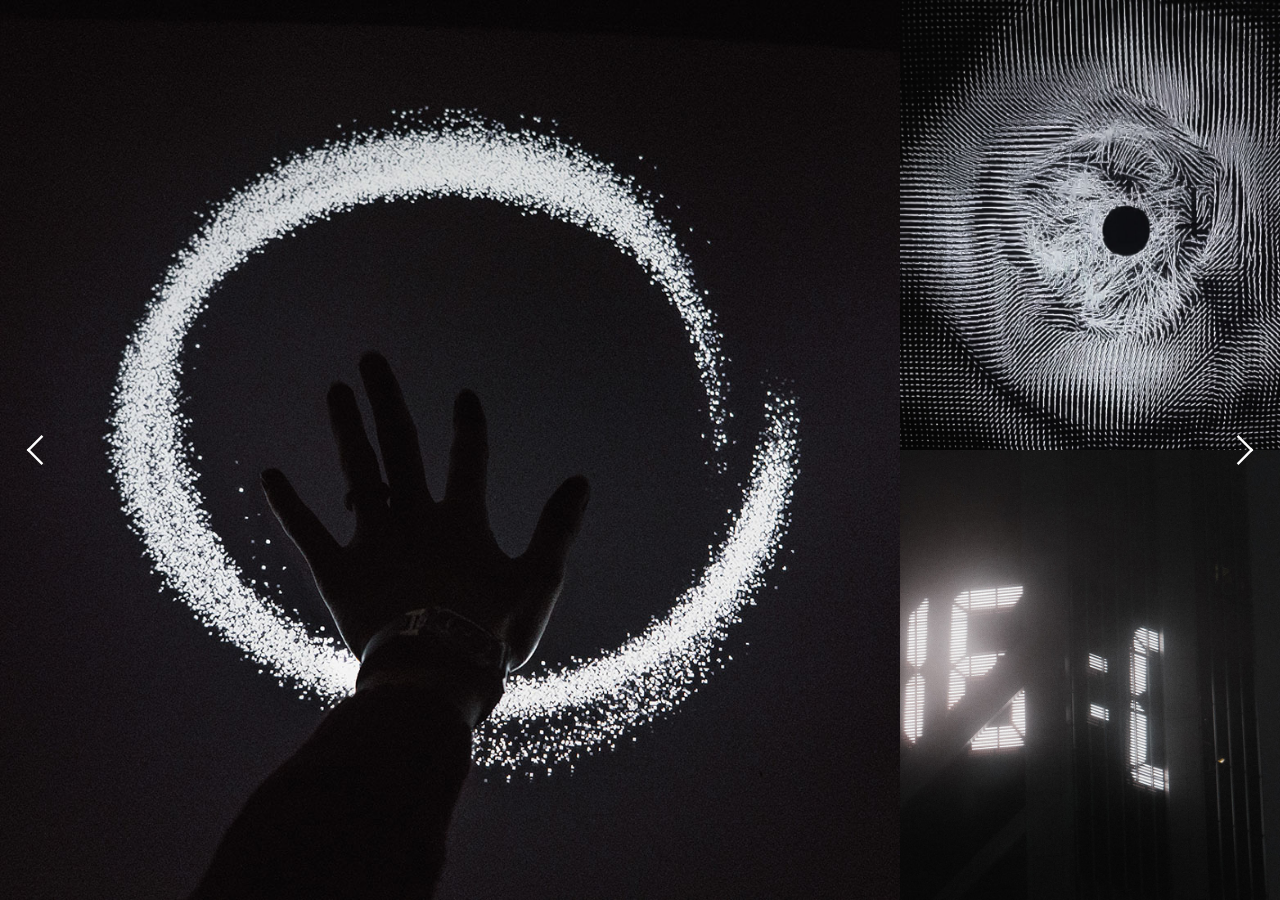
<file: index.html>
<!DOCTYPE html>
<html>

  <head>
    <meta charset="utf-8">
    <title>meownized instagrid</title>
    <link href="https://fonts.googleapis.com/css?family=Overpass+Mono" rel="stylesheet">
    <script src="javascripts/jquery-3.1.1.js" charset="utf-8"></script>
    <script src="javascripts/gallery.js" charset="utf-8"></script>
    <link rel="stylesheet" href="css/style.css">
  </head>

  <body>
    <section class="gallery">

      <nav class="galleryNav">
        <div><img src="images/nav1.svg" alt=""></div>
        <div><img src="images/nav2.svg" alt=""></div>
      </nav>

        <section class="galleryRail">
          <div class="big" id="pic1"></div>
          <section class="small">
            <div class="small" id="pic1_1"> </div>
            <div class="small" id="pic1_2"> </div>
          </section>
        </section>

      <section class="galleryRail">
        <div class="big" id="pic2"></div>
        <section class="small">
          <div class="small" id="pic2_1"> </div>
          <div class="small" id="pic2_2"> </div>
        </section>
      </section>

      <section class="galleryRail">
        <div class="big" id="pic3"></div>
        <section class="small">
          <div class="small" id="pic3_1"> </div>
          <div class="small" id="pic3_2"> </div>
        </section>
      </section>

    </section>

  </body>

</html>
</file>
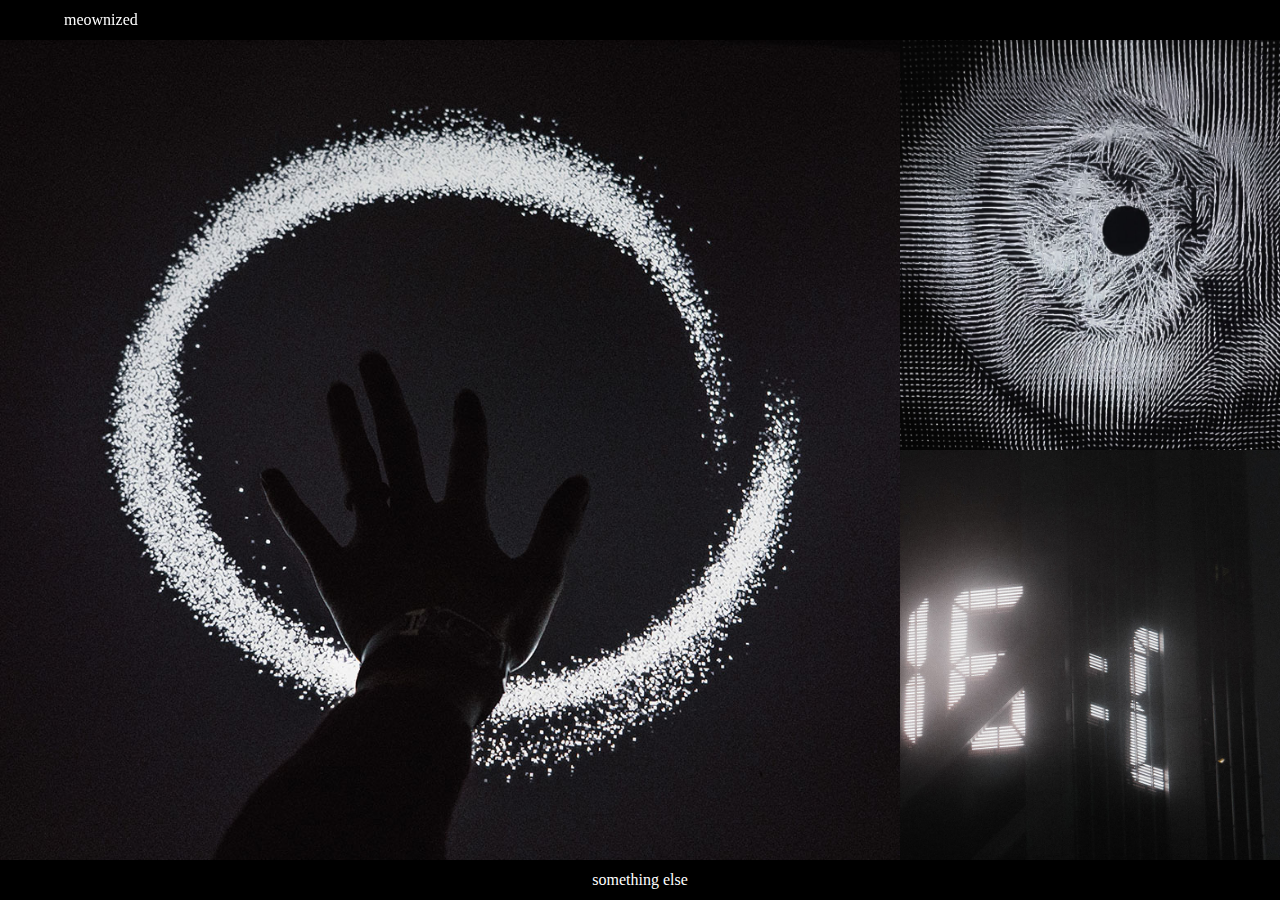
<file: index1.html>
<!DOCTYPE html>
<html>

  <head>
    <meta charset="utf-8">
    <title>meownized instagrid</title>
    <script src="javascripts/jquery-3.1.1.js" charset="utf-8"></script>
    <script src="javascripts/gallery.js" charset="utf-8"></script>
    <link rel="stylesheet" href="css/style.css">
  </head>

  <body>

    <nav class="menubar">
        <a>meownized</a>
    </nav>

    <section class="gallery">

      <nav class="galleryNav">
        <div class="disabled" id="prev"></div>
        <div id="next"></div>
      </nav>

        <section class="galleryRail">
          <div class="big" id="pic1"></div>
          <section class="small">
            <div class="small" id="pic1_1"> </div>
            <div class="small" id="pic1_2"> </div>
          </section>
        </section>

      <section class="galleryRail">
        <div class="big" id="pic2"></div>
        <section class="small">
          <div class="small" id="pic2_1"> </div>
          <div class="small" id="pic2_2"> </div>
        </section>
      </section>

    </section>

    <footer>
      <a>something else</a>
    </footer>

  </body>

</html>
</file>
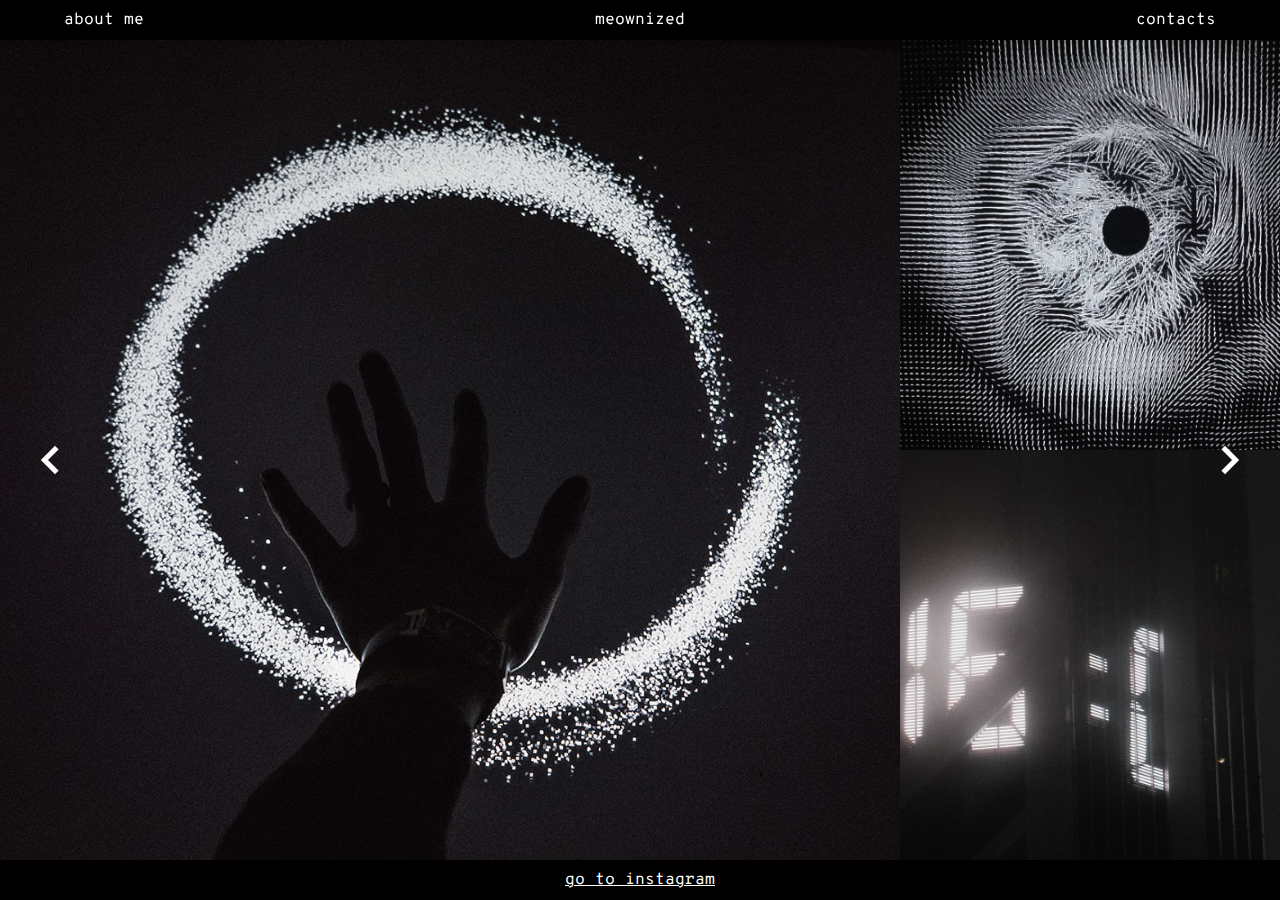
<file: index2.html>
<!DOCTYPE html>
<html>

  <head>
    <meta charset="utf-8">
    <title>meownized instagrid</title>
    <link href="https://fonts.googleapis.com/css?family=Overpass+Mono" rel="stylesheet">
    <!-- <script src="javascripts/jquery-3.1.1.js" charset="utf-8"></script>
    <script src="javascripts/gallery.js" charset="utf-8"></script> -->
    <link rel="stylesheet" href="css/style2.css">
  </head>

  <body>

    <nav class="menubar">
        <a>about me</a>
        <a>meownized</a>
        <a>contacts</a>
    </nav>

    <section class="gallery">

      <nav class="galleryNav">
        <div class="buttonprev"></div>
        <div class="buttonnext"></div>
      </nav>

      <section class="galleryRail">

        <div class="big" id="pic1"></div>
        <section class="small">
          <div class="small" id="pic1_1"> </div>
            <div class="small" id="pic1_2"> </div>
        </section>

        <div class="big" id="pic2"></div>
        <section class="small">
          <div class="small" id="pic2_1"> </div>
          <div class="small" id="pic2_2"> </div>
        </section>

        <div class="big" id="pic3"></div>
        <section class="small">
          <div class="small" id="pic3_1"> </div>
          <div class="small" id="pic3_2"> </div>
        </section>

      </section>

    </section>

    <footer>
      <a href="https://www.instagram.com/meownized">go to instagram</a>
    </footer>

  </body>

</html>
</file>
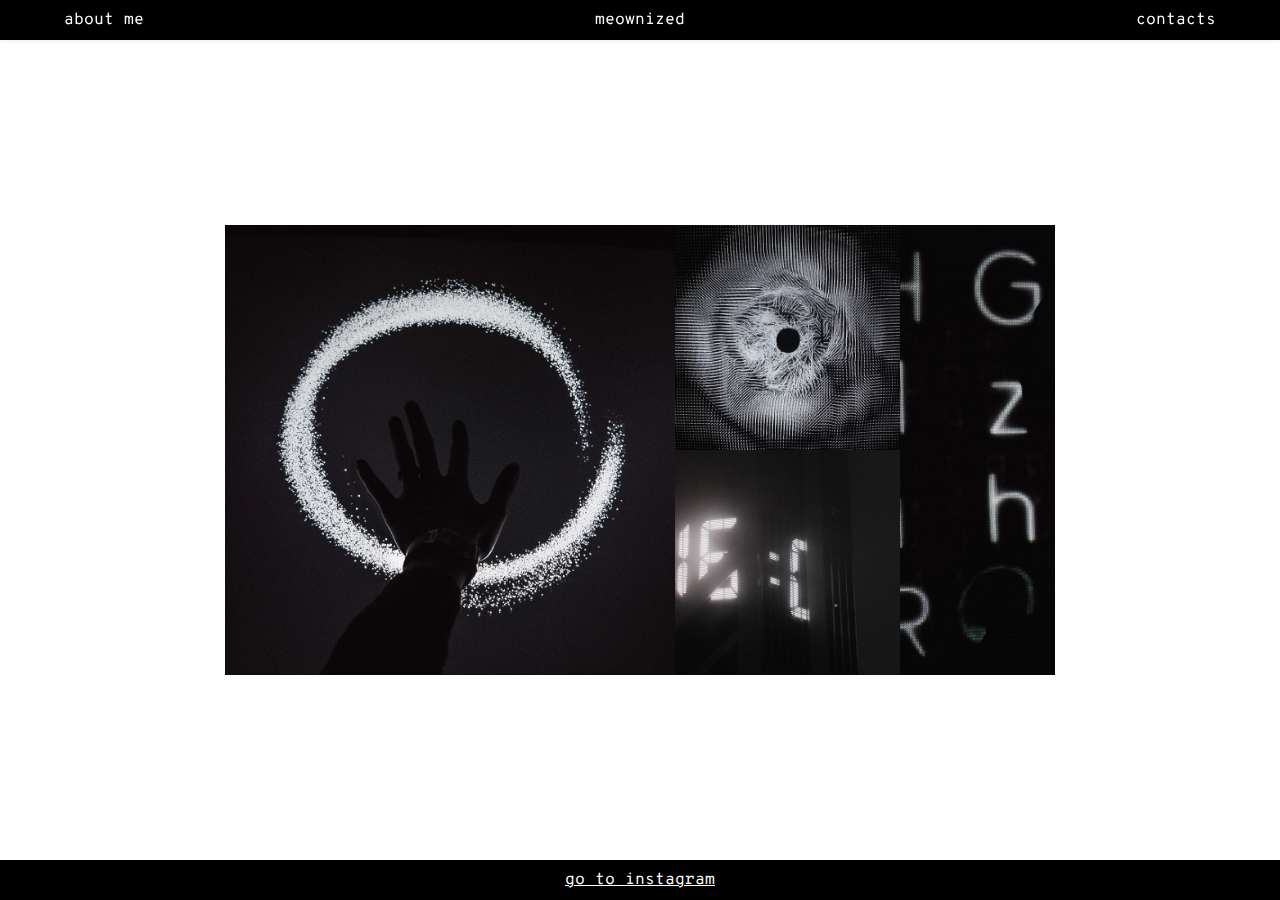
<file: index3.html>
<!DOCTYPE html>
<html>

  <head>
    <meta charset="utf-8">
    <title>meownized instagrid</title>
    <link href="https://fonts.googleapis.com/css?family=Overpass+Mono" rel="stylesheet">
    <link rel="stylesheet" href="css/style3.css">

  </head>

  <body>

    <nav class="menubar">
        <a>about me</a>
        <a>meownized</a>
        <a>contacts</a>
    </nav>

    <section class="gallery">

      <nav class="galleryNav">
        <div class="buttonprev"></div>
        <div class="buttonnext"></div>
      </nav>

      <section class="galleryRail">
        <div class="big" id="pic1"></div>
        <section class="small">
          <div class="small" id="pic1_1"> </div>
          <div class="small" id="pic1_2"> </div>
        </section>

        <div class="big" id="pic2"></div>
        <section class="small">
          <div class="small" id="pic2_1"> </div>
          <div class="small" id="pic2_2"> </div>
        </section>

        <div class="big" id="pic3"></div>
        <section class="small">
          <div class="small" id="pic3_1"> </div>
          <div class="small" id="pic3_2"> </div>
        </section>
      </section>

      <section class="galleryRail">
        <div class="big" id="pic3"></div>
        <section class="small">
          <div class="small" id="pic3_1"> </div>
          <div class="small" id="pic3_2"> </div>
        </section>
      </section>

    </section>

    <footer>
      <a href="https://www.instagram.com/meownized">go to instagram</a>
    </footer>

  </body>

</html>
</file>
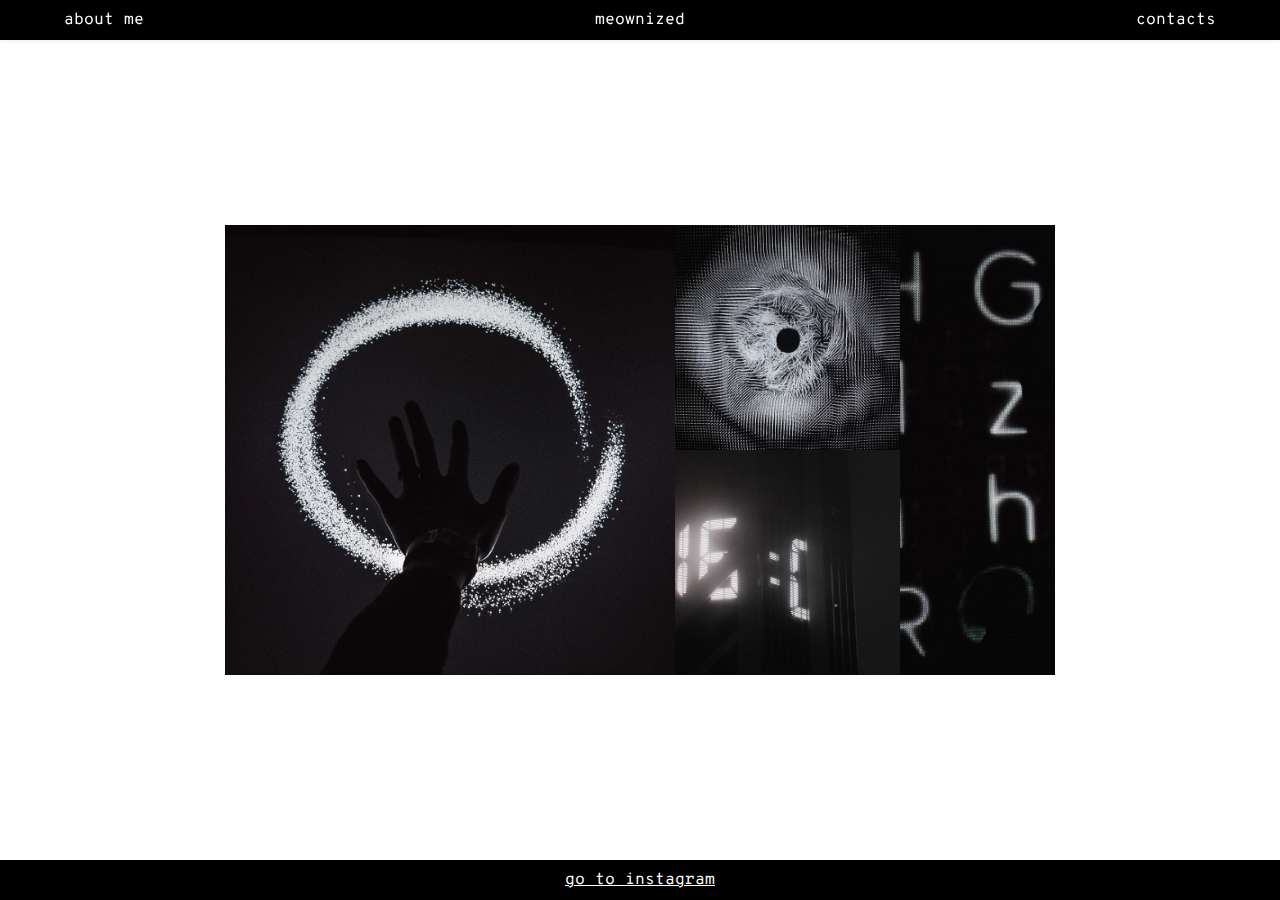
<file: index3EXPERIMENTAL.html>
<!DOCTYPE html>
<html>

  <head>
    <meta charset="utf-8">
    <title>meownized instagrid</title>
    <link href="https://fonts.googleapis.com/css?family=Overpass+Mono" rel="stylesheet">
    <link rel="stylesheet" href="css/style3.css">
    <!-- <script src="https://code.jquery.com/jquery-latest.min.js" type="text/javascript"></script>
    <script src="javascripts/jquery.mousewheel.js" charset="utf-8" type="text/javascript"></script>
    <script type="text/javascript">
    $(function() {
     $("section.gallery").mousewheel(function(event, delta) {
        this.scrollLeft -= (delta * 30);
        event.preventDefault();
     });
    });
    </script> -->


  </head>

  <body>

    <nav class="menubar">
        <a>about me</a>
        <a>meownized</a>
        <a>contacts</a>
    </nav>

    <section class="gallery">

      <nav class="galleryNav">
        <div class="disabled" id="prev"></div>
        <div id="next"></div>
      </nav>

        <section class="galleryRail">
          <div class="big" id="pic1"></div>
          <section class="small">
            <div class="small" id="pic1_1"> </div>
            <div class="small" id="pic1_2"> </div>
          </section>
        </section>

      <section class="galleryRail">
        <div class="big" id="pic2"></div>
        <section class="small">
          <div class="small" id="pic2_1"> </div>
          <div class="small" id="pic2_2"> </div>
        </section>
      </section>

      <section class="galleryRail">
        <div class="big" id="pic3"></div>
        <section class="small">
          <div class="small" id="pic3_1"> </div>
          <div class="small" id="pic3_2"> </div>
        </section>
      </section>

    </section>

    <footer>
      <a href="https://www.instagram.com/meownized">go to instagram</a>
    </footer>

  </body>

</html>
</file>
<file: css/style.css>
@import "reset.css";
@import "index.css";
/*@import "index2.css";*/
@import "menubar.css";
</file>
<file: css/style2.css>
@import "reset.css";
@import "index2.css";
@import "menubar.css";
</file>
<file: css/style3.css>
@import "reset.css";
@import "menubar.css";
@import "index3.css";
</file>
